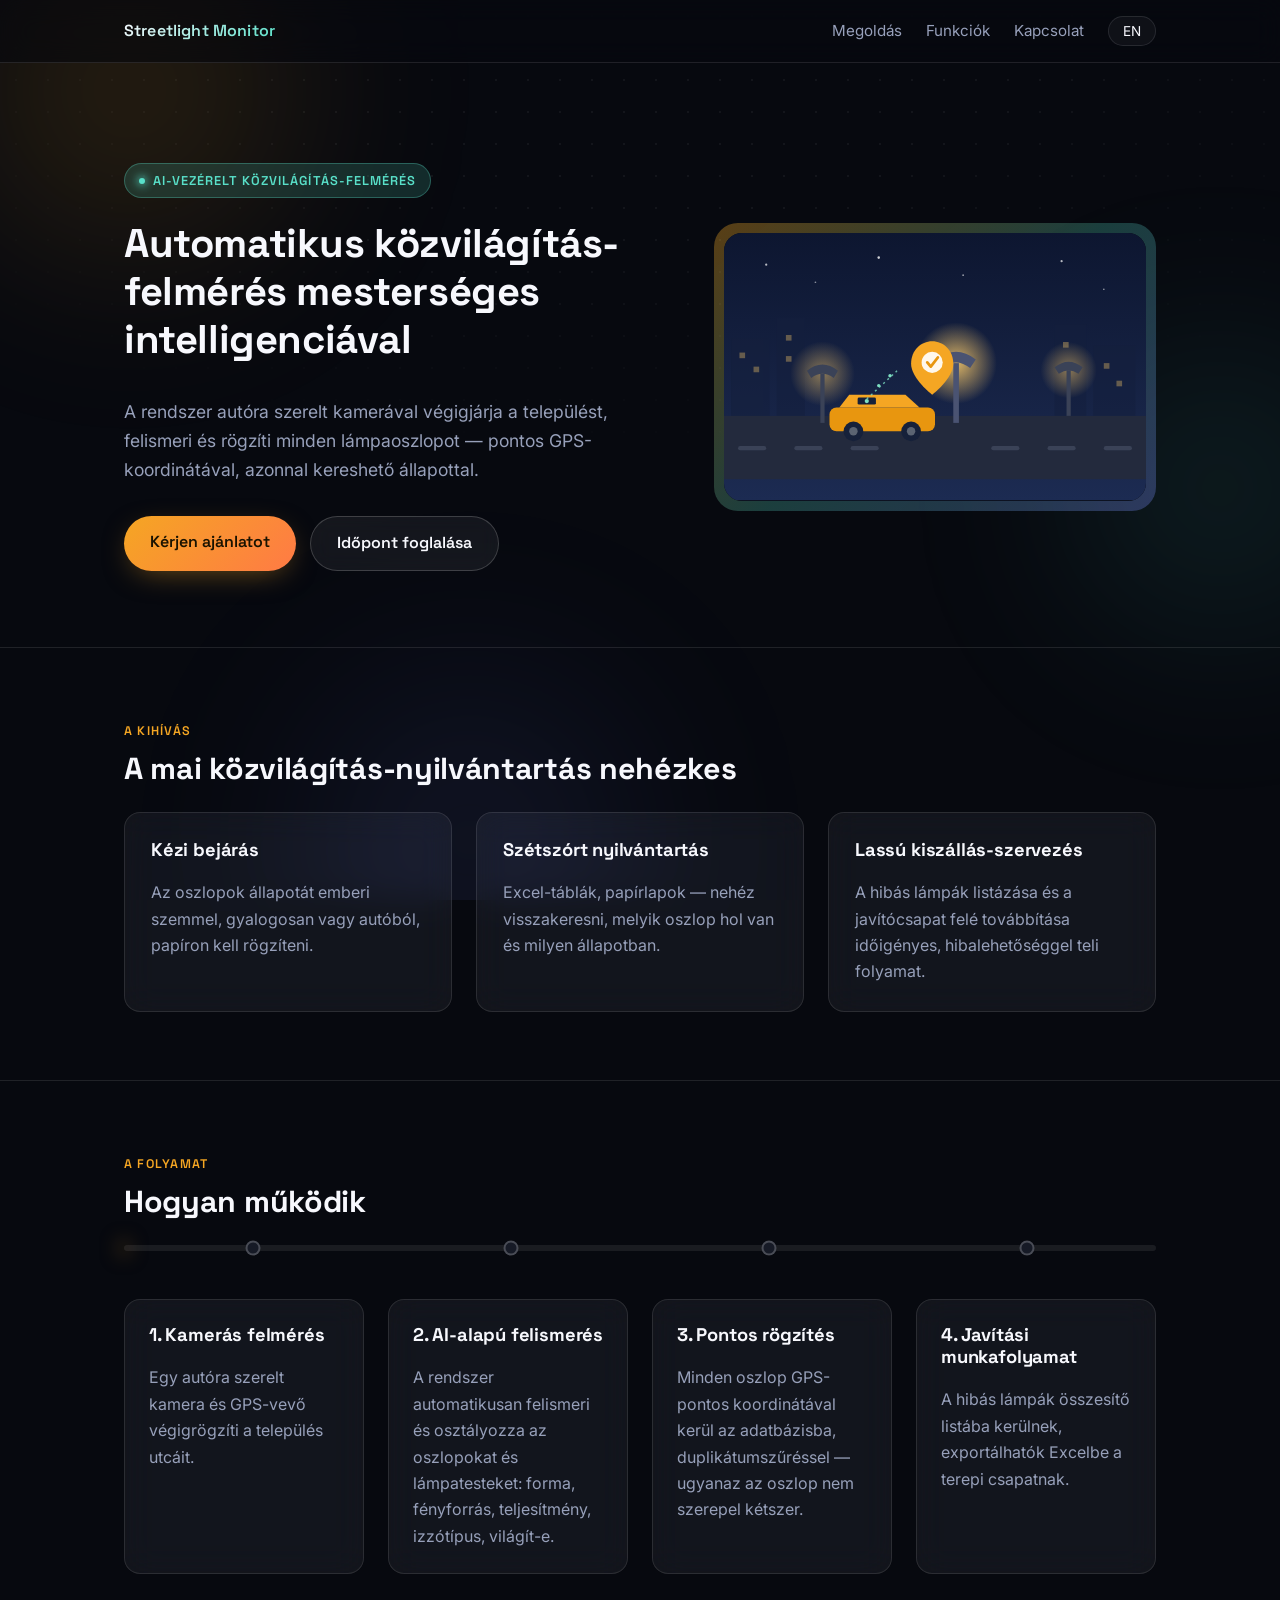
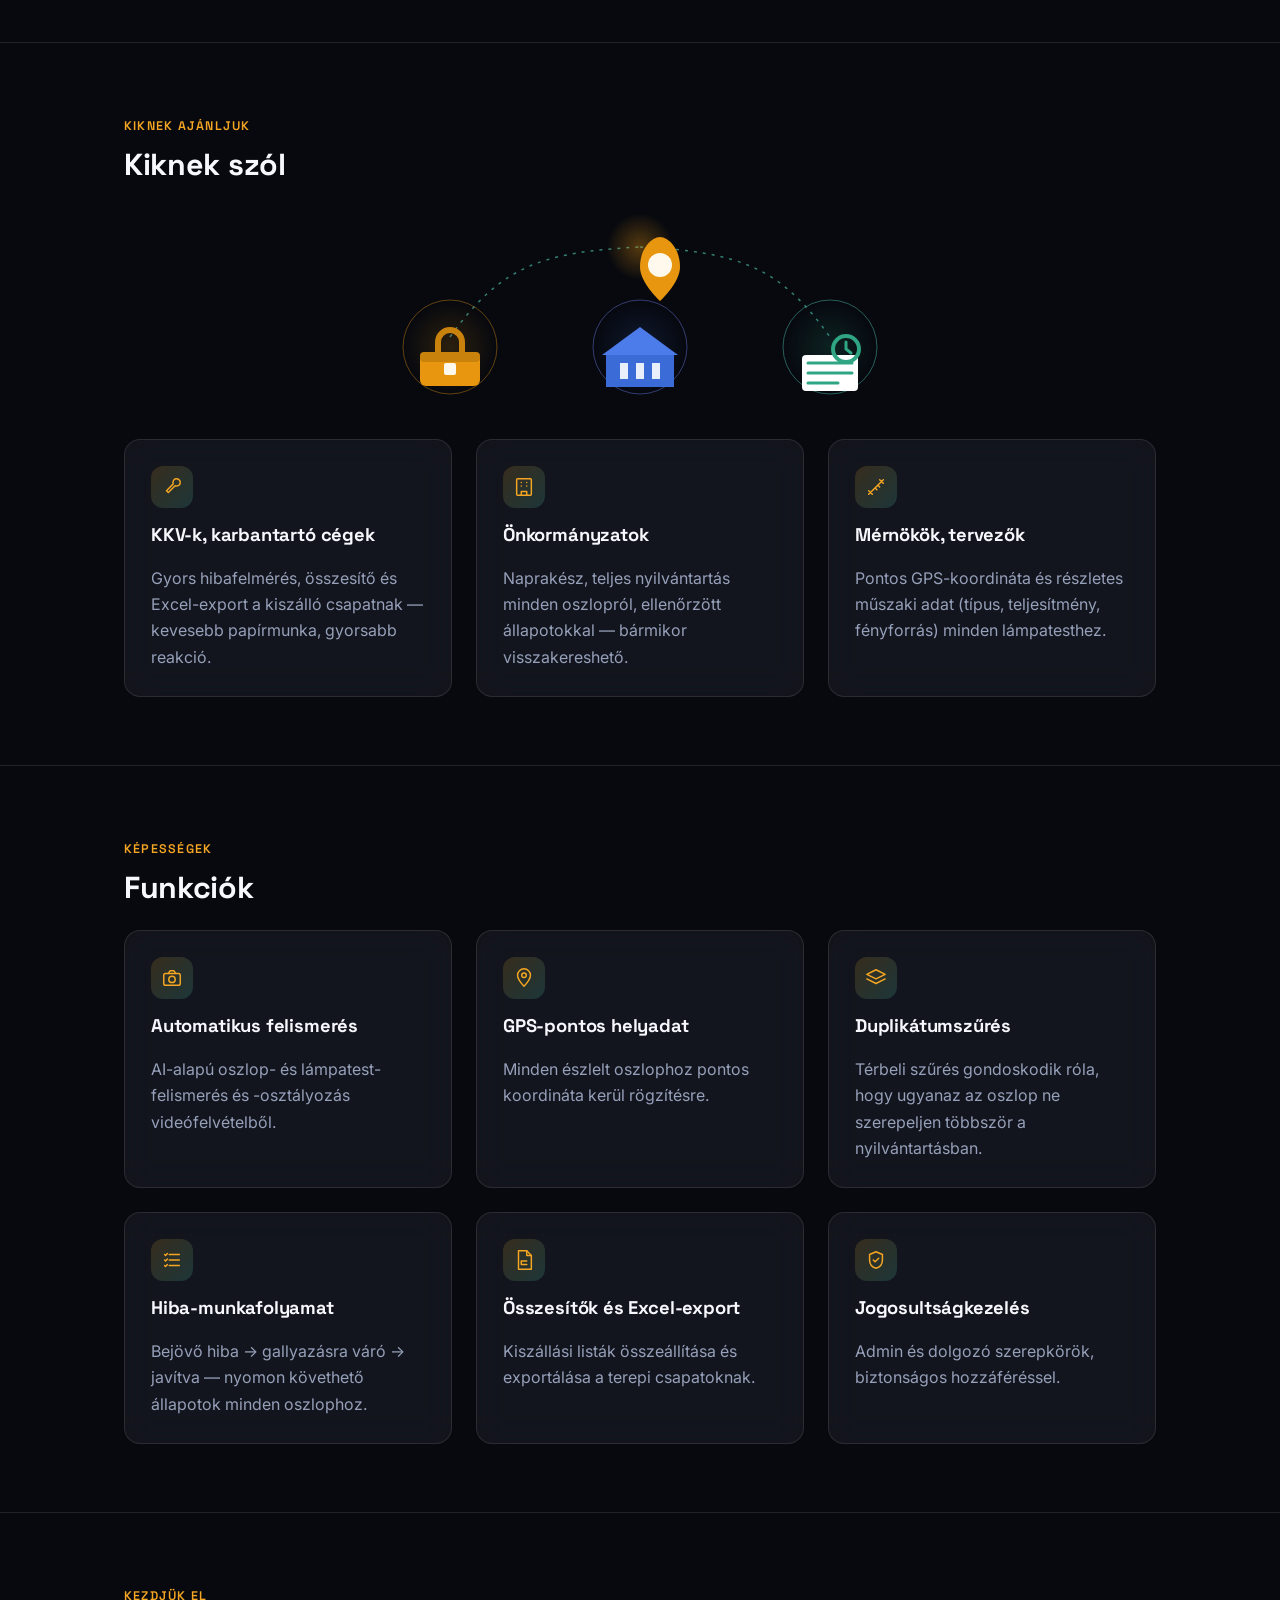
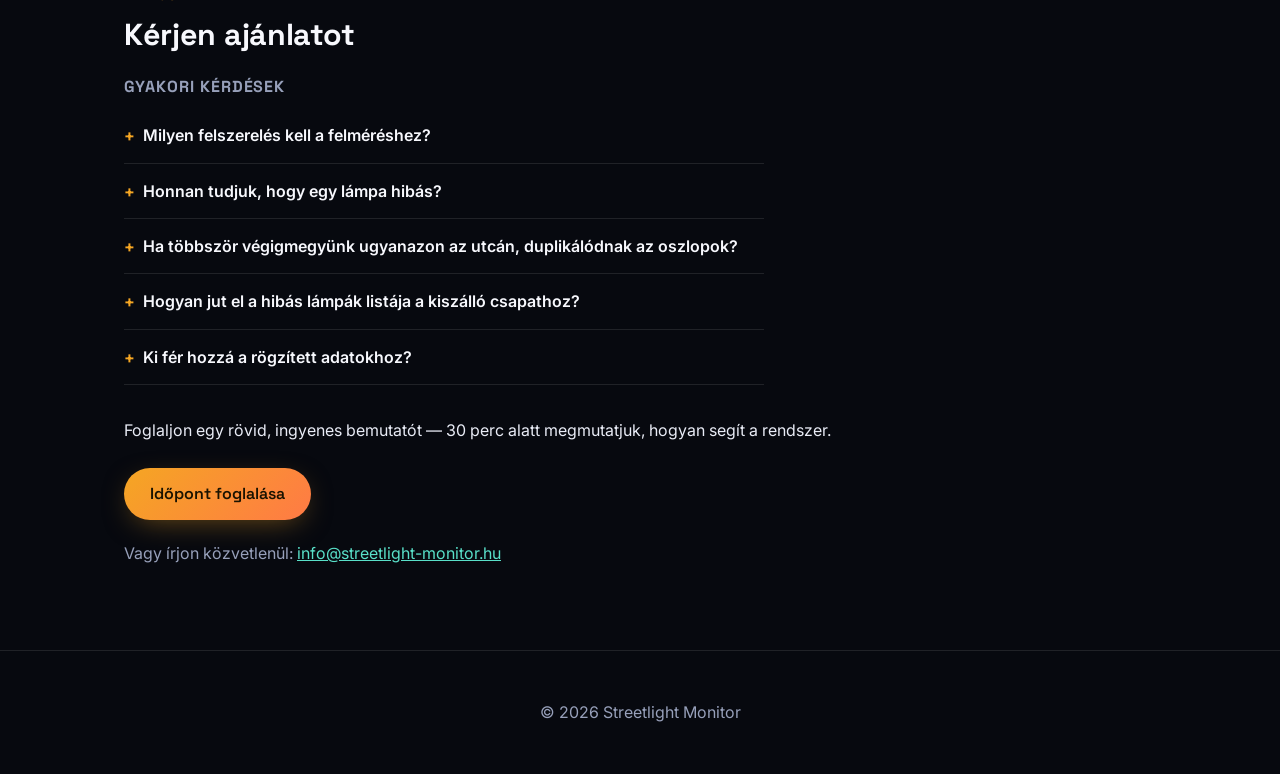
<file: index.html>
<!DOCTYPE html>
<html lang="hu">
<head>
  <meta charset="UTF-8">
  <meta name="viewport" content="width=device-width, initial-scale=1.0">
  <title data-i18n="meta.title">Streetlight Monitor — Automatikus közvilágítás-felmérés</title>
  <meta name="description" content="AI-alapú közvilágítás-felmérő rendszer kkv-knak, önkormányzatoknak és mérnököknek.">
  <link rel="preconnect" href="https://fonts.googleapis.com">
  <link rel="preconnect" href="https://fonts.gstatic.com" crossorigin>
  <link href="https://fonts.googleapis.com/css2?family=Space+Grotesk:wght@500;600;700&family=Inter:wght@400;500;600&display=swap" rel="stylesheet">
  <link rel="stylesheet" href="styles.css">
</head>
<body>
  <div class="bg-decor" aria-hidden="true">
    <div class="blob-wrapper" data-parallax="0.10"><div class="blob blob-amber"></div></div>
    <div class="blob-wrapper" data-parallax="0.16"><div class="blob blob-teal"></div></div>
    <div class="blob-wrapper" data-parallax="0.06"><div class="blob blob-blue"></div></div>
  </div>

  <header class="site-header">
    <div class="container header-inner">
      <span class="logo">Streetlight Monitor</span>
      <nav>
        <a href="#megoldas" data-i18n="nav.solution">Megoldás</a>
        <a href="#funkciok" data-i18n="nav.features">Funkciók</a>
        <a href="#kapcsolat" data-i18n="nav.contact">Kapcsolat</a>
        <button id="lang-toggle" type="button" aria-label="Nyelv váltása">EN</button>
      </nav>
    </div>
  </header>

  <main>
    <section class="hero">
      <div class="container hero-inner">
        <div class="hero-text">
          <span class="hero-eyebrow"><span class="dot"></span><span data-i18n="hero.eyebrow">AI-vezérelt közvilágítás-felmérés</span></span>
          <h1 data-i18n="hero.title">Automatikus közvilágítás-felmérés mesterséges intelligenciával</h1>
          <p class="lead" data-i18n="hero.subtitle">A rendszer autóra szerelt kamerával végigjárja a települést, felismeri és rögzíti minden lámpaoszlopot — pontos GPS-koordinátával, azonnal kereshető állapottal.</p>
          <div style="display:flex; gap:14px; flex-wrap:wrap;">
            <a class="btn btn-primary" href="#kapcsolat" data-i18n="hero.cta">Kérjen ajánlatot</a>
            <a class="btn btn-secondary" href="booking.html" data-i18n="hero.cta2">Időpont foglalása</a>
          </div>
        </div>
        <div class="hero-visual" aria-hidden="true">
          <div class="hero-visual-inner">
          <svg viewBox="0 0 600 380" role="img" aria-hidden="true">
            <defs>
              <linearGradient id="skyGrad" x1="0" y1="0" x2="0" y2="1">
                <stop offset="0%" stop-color="#0d1630"/>
                <stop offset="100%" stop-color="#1c2b52"/>
              </linearGradient>
              <radialGradient id="glowGrad" cx="50%" cy="50%" r="50%">
                <stop offset="0%" stop-color="#ffce6b" stop-opacity="0.85"/>
                <stop offset="100%" stop-color="#ffce6b" stop-opacity="0"/>
              </radialGradient>
              <radialGradient id="glowGradSoft" cx="50%" cy="50%" r="50%">
                <stop offset="0%" stop-color="#ffce6b" stop-opacity="0.5"/>
                <stop offset="100%" stop-color="#ffce6b" stop-opacity="0"/>
              </radialGradient>
              <linearGradient id="beamGrad" x1="0" y1="0" x2="1" y2="0">
                <stop offset="0%" stop-color="#7ee0c3" stop-opacity="0.55"/>
                <stop offset="100%" stop-color="#7ee0c3" stop-opacity="0"/>
              </linearGradient>
            </defs>

            <rect x="0" y="0" width="600" height="380" fill="url(#skyGrad)"/>

            <circle cx="60" cy="45" r="1.6" fill="#ffffff" opacity="0.7"/>
            <circle cx="130" cy="70" r="1.2" fill="#ffffff" opacity="0.5"/>
            <circle cx="220" cy="35" r="1.8" fill="#ffffff" opacity="0.8"/>
            <circle cx="340" cy="60" r="1.3" fill="#ffffff" opacity="0.55"/>
            <circle cx="480" cy="40" r="1.6" fill="#ffffff" opacity="0.7"/>
            <circle cx="540" cy="80" r="1.2" fill="#ffffff" opacity="0.5"/>

            <g opacity="0.55" fill="#141f3d">
              <rect x="10" y="150" width="55" height="110"/>
              <rect x="75" y="120" width="40" height="140"/>
              <rect x="470" y="130" width="45" height="130"/>
              <rect x="525" y="160" width="60" height="100"/>
            </g>
            <g opacity="0.35" fill="#ffce6b">
              <rect x="22" y="170" width="8" height="8"/>
              <rect x="42" y="190" width="8" height="8"/>
              <rect x="88" y="145" width="8" height="8"/>
              <rect x="88" y="175" width="8" height="8"/>
              <rect x="482" y="155" width="8" height="8"/>
              <rect x="540" y="185" width="8" height="8"/>
              <rect x="558" y="210" width="8" height="8"/>
            </g>

            <rect x="0" y="260" width="600" height="90" fill="#232a3d"/>
            <g fill="#3a4257">
              <rect x="20" y="303" width="40" height="6" rx="3"/>
              <rect x="100" y="303" width="40" height="6" rx="3"/>
              <rect x="180" y="303" width="40" height="6" rx="3"/>
              <rect x="380" y="303" width="40" height="6" rx="3"/>
              <rect x="460" y="303" width="40" height="6" rx="3"/>
              <rect x="540" y="303" width="40" height="6" rx="3"/>
            </g>

            <g>
              <circle cx="140" cy="200" r="46" fill="url(#glowGradSoft)"/>
              <rect x="137" y="200" width="6" height="70" fill="#3a4257"/>
              <path d="M118 196 Q140 178 162 196 L156 206 Q140 194 124 206 Z" fill="#3a4257"/>
            </g>

            <g>
              <circle cx="330" cy="185" r="58" fill="url(#glowGrad)"/>
              <rect x="326" y="185" width="8" height="85" fill="#4a5372"/>
              <path d="M302 180 Q330 158 358 180 L350 192 Q330 176 310 192 Z" fill="#4a5372"/>
              <path d="M330 170 L330 40" stroke="url(#beamGrad)" stroke-width="90" stroke-linecap="round" opacity="0.5"/>
            </g>

            <g>
              <circle cx="490" cy="195" r="40" fill="url(#glowGradSoft)"/>
              <rect x="487" y="195" width="6" height="65" fill="#3a4257"/>
              <path d="M470 191 Q490 175 510 191 L504 200 Q490 190 476 200 Z" fill="#3a4257"/>
            </g>

            <g transform="translate(150 230)">
              <rect x="0" y="18" width="150" height="34" rx="10" fill="#e8960f"/>
              <path d="M14 18 L28 0 L108 0 L128 18 Z" fill="#f5a623"/>
              <circle cx="34" cy="52" r="14" fill="#16213a"/>
              <circle cx="34" cy="52" r="6" fill="#5b6472"/>
              <circle cx="116" cy="52" r="14" fill="#16213a"/>
              <circle cx="116" cy="52" r="6" fill="#5b6472"/>
              <rect x="40" y="4" width="26" height="10" rx="2" fill="#16213a"/>
              <circle cx="53" cy="9" r="3" fill="#7ee0c3"/>
              <path d="M53 6 L96 -34" stroke="#7ee0c3" stroke-width="2" stroke-dasharray="3 5" opacity="0.8"/>
              <circle cx="70" cy="-13" r="2.4" fill="#7ee0c3"/>
              <circle cx="86" cy="-27" r="2.4" fill="#7ee0c3"/>
            </g>

            <g transform="translate(246 152)">
              <path d="M20 34 C20 15 34 2 50 2 C66 2 80 15 80 34 C80 55 50 78 50 78 C50 78 20 55 20 34 Z" fill="#f5a623"/>
              <circle cx="50" cy="32" r="15" fill="#fff8ec"/>
              <path d="M43 32 L48 38 L58 25" stroke="#e8960f" stroke-width="4" stroke-linecap="round" stroke-linejoin="round" fill="none"/>
            </g>
          </svg>
          </div>
        </div>
      </div>
    </section>

    <section class="problem">
      <div class="container">
        <span class="section-eyebrow" data-i18n="problem.eyebrow">A kihívás</span>
        <h2 data-i18n="problem.title">A mai közvilágítás-nyilvántartás nehézkes</h2>
        <div class="grid grid-3">
          <div class="card reveal">
            <h3 data-i18n="problem.item1.title">Kézi bejárás</h3>
            <p data-i18n="problem.item1.text">Az oszlopok állapotát emberi szemmel, gyalogosan vagy autóból, papíron kell rögzíteni.</p>
          </div>
          <div class="card reveal">
            <h3 data-i18n="problem.item2.title">Szétszórt nyilvántartás</h3>
            <p data-i18n="problem.item2.text">Excel-táblák, papírlapok — nehéz visszakeresni, melyik oszlop hol van és milyen állapotban.</p>
          </div>
          <div class="card reveal">
            <h3 data-i18n="problem.item3.title">Lassú kiszállás-szervezés</h3>
            <p data-i18n="problem.item3.text">A hibás lámpák listázása és a javítócsapat felé továbbítása időigényes, hibalehetőséggel teli folyamat.</p>
          </div>
        </div>
      </div>
    </section>

    <section class="solution" id="megoldas">
      <div class="container">
        <span class="section-eyebrow" data-i18n="solution.eyebrow">A folyamat</span>
        <h2 data-i18n="solution.title">Hogyan működik</h2>

        <div class="roadmap" id="roadmap">
          <div class="roadmap-track">
            <div class="roadmap-fill" id="roadmap-fill"></div>
            <div class="roadmap-node" style="left: 12.5%"></div>
            <div class="roadmap-node" style="left: 37.5%"></div>
            <div class="roadmap-node" style="left: 62.5%"></div>
            <div class="roadmap-node" style="left: 87.5%"></div>
          </div>
          <ol class="steps">
            <li class="reveal">
              <h3 data-i18n="solution.step1.title">1. Kamerás felmérés</h3>
              <p data-i18n="solution.step1.text">Egy autóra szerelt kamera és GPS-vevő végigrögzíti a település utcáit.</p>
            </li>
            <li class="reveal">
              <h3 data-i18n="solution.step2.title">2. AI-alapú felismerés</h3>
              <p data-i18n="solution.step2.text">A rendszer automatikusan felismeri és osztályozza az oszlopokat és lámpatesteket: forma, fényforrás, teljesítmény, izzótípus, világít-e.</p>
            </li>
            <li class="reveal">
              <h3 data-i18n="solution.step3.title">3. Pontos rögzítés</h3>
              <p data-i18n="solution.step3.text">Minden oszlop GPS-pontos koordinátával kerül az adatbázisba, duplikátumszűréssel — ugyanaz az oszlop nem szerepel kétszer.</p>
            </li>
            <li class="reveal">
              <h3 data-i18n="solution.step4.title">4. Javítási munkafolyamat</h3>
              <p data-i18n="solution.step4.text">A hibás lámpák összesítő listába kerülnek, exportálhatók Excelbe a terepi csapatnak.</p>
            </li>
          </ol>
        </div>
      </div>
    </section>

    <section class="audience">
      <div class="container">
        <span class="section-eyebrow" data-i18n="audience.eyebrow">Kiknek ajánljuk</span>
        <h2 data-i18n="audience.title">Kiknek szól</h2>

        <div class="audience-visual" aria-hidden="true">
          <svg viewBox="0 0 600 200" role="img" aria-hidden="true">
            <defs>
              <radialGradient id="pinPulse" cx="50%" cy="50%" r="50%">
                <stop offset="0%" stop-color="#e8960f" stop-opacity="0.35"/>
                <stop offset="100%" stop-color="#e8960f" stop-opacity="0"/>
              </radialGradient>
              <radialGradient id="badgeAmber" cx="50%" cy="50%" r="50%">
                <stop offset="0%" stop-color="#e8960f" stop-opacity="0.16"/>
                <stop offset="100%" stop-color="#e8960f" stop-opacity="0"/>
              </radialGradient>
              <radialGradient id="badgeBlue" cx="50%" cy="50%" r="50%">
                <stop offset="0%" stop-color="#3b6bd6" stop-opacity="0.16"/>
                <stop offset="100%" stop-color="#3b6bd6" stop-opacity="0"/>
              </radialGradient>
              <radialGradient id="badgeGreen" cx="50%" cy="50%" r="50%">
                <stop offset="0%" stop-color="#2fa583" stop-opacity="0.16"/>
                <stop offset="100%" stop-color="#2fa583" stop-opacity="0"/>
              </radialGradient>
            </defs>

            <path d="M110 130 C160 60 200 45 300 40" fill="none" stroke="#59e0c9" stroke-width="1.5" stroke-dasharray="3 6" opacity="0.55"/>
            <path d="M300 40 C400 45 440 60 490 130" fill="none" stroke="#59e0c9" stroke-width="1.5" stroke-dasharray="3 6" opacity="0.55"/>

            <circle cx="300" cy="40" r="34" fill="url(#pinPulse)"/>
            <g transform="translate(280 16)">
              <path d="M20 44 C20 25 32 14 40 14 C48 14 60 25 60 44 C60 60 40 78 40 78 C40 78 20 60 20 44 Z" fill="#e8960f"/>
              <circle cx="40" cy="42" r="12" fill="#fff8ec"/>
            </g>

            <g transform="translate(60 90)">
              <circle cx="50" cy="50" r="48" fill="url(#badgeAmber)"/>
              <circle cx="50" cy="50" r="47" fill="none" stroke="#e8960f" stroke-width="1" opacity="0.4"/>
              <rect x="20" y="55" width="60" height="34" rx="6" fill="#e8960f"/>
              <rect x="20" y="55" width="60" height="10" rx="4" fill="#c9820c"/>
              <path d="M38 55 v-10 a12 12 0 0 1 24 0 v10" fill="none" stroke="#c9820c" stroke-width="6"/>
              <rect x="44" y="66" width="12" height="12" rx="2" fill="#fff8ec"/>
            </g>

            <g transform="translate(250 88)">
              <circle cx="50" cy="52" r="48" fill="url(#badgeBlue)"/>
              <circle cx="50" cy="52" r="47" fill="none" stroke="#7c8bff" stroke-width="1" opacity="0.4"/>
              <rect x="16" y="60" width="68" height="32" fill="#3b6bd6"/>
              <path d="M12 60 L50 32 L88 60 Z" fill="#4c7bea"/>
              <rect x="30" y="68" width="8" height="16" fill="#e9eefb"/>
              <rect x="46" y="68" width="8" height="16" fill="#e9eefb"/>
              <rect x="62" y="68" width="8" height="16" fill="#e9eefb"/>
            </g>

            <g transform="translate(440 90)">
              <circle cx="50" cy="50" r="48" fill="url(#badgeGreen)"/>
              <circle cx="50" cy="50" r="47" fill="none" stroke="#59e0c9" stroke-width="1" opacity="0.4"/>
              <rect x="22" y="58" width="56" height="36" rx="4" fill="#ffffff"/>
              <path d="M28 66 h44 M28 76 h44 M28 86 h30" stroke="#2fa583" stroke-width="3" stroke-linecap="round"/>
              <circle cx="66" cy="52" r="13" fill="none" stroke="#2fa583" stroke-width="4"/>
              <path d="M66 45 v7 l5 4" stroke="#2fa583" stroke-width="3" stroke-linecap="round" fill="none"/>
            </g>
          </svg>
        </div>

        <div class="grid grid-3">
          <div class="card reveal">
            <div class="card-icon"><svg viewBox="0 0 24 24"><path d="M21 7a4 4 0 0 1-5.6 3.66L8 18l-2-2 7.34-7.4A4 4 0 1 1 21 7z"/></svg></div>
            <h3 data-i18n="audience.sme.title">KKV-k, karbantartó cégek</h3>
            <p data-i18n="audience.sme.text">Gyors hibafelmérés, összesítő és Excel-export a kiszálló csapatnak — kevesebb papírmunka, gyorsabb reakció.</p>
          </div>
          <div class="card reveal">
            <div class="card-icon"><svg viewBox="0 0 24 24"><rect x="4" y="3" width="16" height="18" rx="1"/><path d="M9 21v-4h6v4M9 7h.01M9 11h.01M15 7h.01M15 11h.01"/></svg></div>
            <h3 data-i18n="audience.municipality.title">Önkormányzatok</h3>
            <p data-i18n="audience.municipality.text">Naprakész, teljes nyilvántartás minden oszlopról, ellenőrzött állapotokkal — bármikor visszakereshető.</p>
          </div>
          <div class="card reveal">
            <div class="card-icon"><svg viewBox="0 0 24 24"><path d="M4 20 20 4M8 20l-4-4M20 8l-4-4M11 13l2 2M14 10l2 2"/></svg></div>
            <h3 data-i18n="audience.engineer.title">Mérnökök, tervezők</h3>
            <p data-i18n="audience.engineer.text">Pontos GPS-koordináta és részletes műszaki adat (típus, teljesítmény, fényforrás) minden lámpatesthez.</p>
          </div>
        </div>
      </div>
    </section>

    <section class="features" id="funkciok">
      <div class="container">
        <span class="section-eyebrow" data-i18n="features.eyebrow">Képességek</span>
        <h2 data-i18n="features.title">Funkciók</h2>
        <div class="grid grid-3">
          <div class="card reveal">
            <div class="card-icon"><svg viewBox="0 0 24 24"><rect x="3" y="7" width="18" height="13" rx="2"/><path d="M8 7 10 4h4l2 3"/><circle cx="12" cy="13.5" r="3.5"/></svg></div>
            <h3 data-i18n="features.f1.title">Automatikus felismerés</h3>
            <p data-i18n="features.f1.text">AI-alapú oszlop- és lámpatest-felismerés és -osztályozás videófelvételből.</p>
          </div>
          <div class="card reveal">
            <div class="card-icon"><svg viewBox="0 0 24 24"><path d="M12 21s7-7.2 7-12a7 7 0 1 0-14 0c0 4.8 7 12 7 12z"/><circle cx="12" cy="9" r="2.5"/></svg></div>
            <h3 data-i18n="features.f2.title">GPS-pontos helyadat</h3>
            <p data-i18n="features.f2.text">Minden észlelt oszlophoz pontos koordináta kerül rögzítésre.</p>
          </div>
          <div class="card reveal">
            <div class="card-icon"><svg viewBox="0 0 24 24"><path d="M12 3 2 8l10 5 10-5-10-5z"/><path d="M2 13l10 5 10-5"/></svg></div>
            <h3 data-i18n="features.f3.title">Duplikátumszűrés</h3>
            <p data-i18n="features.f3.text">Térbeli szűrés gondoskodik róla, hogy ugyanaz az oszlop ne szerepeljen többször a nyilvántartásban.</p>
          </div>
          <div class="card reveal">
            <div class="card-icon"><svg viewBox="0 0 24 24"><path d="M9 6h11M9 12h11M9 18h11"/><path d="M4 6l1 1 2-2M4 12l1 1 2-2M4 18l1 1 2-2"/></svg></div>
            <h3 data-i18n="features.f4.title">Hiba-munkafolyamat</h3>
            <p data-i18n="features.f4.text">Bejövő hiba → gallyazásra váró → javítva — nyomon követhető állapotok minden oszlophoz.</p>
          </div>
          <div class="card reveal">
            <div class="card-icon"><svg viewBox="0 0 24 24"><path d="M6 2h9l5 5v15H6z"/><path d="M15 2v5h5M9 13h6M9 17h6M9 13v4"/></svg></div>
            <h3 data-i18n="features.f5.title">Összesítők és Excel-export</h3>
            <p data-i18n="features.f5.text">Kiszállási listák összeállítása és exportálása a terepi csapatoknak.</p>
          </div>
          <div class="card reveal">
            <div class="card-icon"><svg viewBox="0 0 24 24"><path d="M12 3l7 3v6c0 5-3.5 8-7 9-3.5-1-7-4-7-9V6z"/><path d="M9 12l2 2 4-4"/></svg></div>
            <h3 data-i18n="features.f6.title">Jogosultságkezelés</h3>
            <p data-i18n="features.f6.text">Admin és dolgozó szerepkörök, biztonságos hozzáféréssel.</p>
          </div>
        </div>
      </div>
    </section>

    <section class="contact" id="kapcsolat">
      <div class="container">
        <span class="section-eyebrow" data-i18n="contact.eyebrow">Kezdjük el</span>
        <h2 data-i18n="contact.title">Kérjen ajánlatot</h2>

        <div class="faq">
          <h3 data-i18n="faq.title">Gyakori kérdések</h3>
          <details class="faq-item">
            <summary data-i18n="faq.q1.q">Milyen felszerelés kell a felméréshez?</summary>
            <p data-i18n="faq.q1.a">Egy autóra szerelhető kamera és GPS-vevő elég — nincs szükség speciális járműre vagy gyalogos bejárásra.</p>
          </details>
          <details class="faq-item">
            <summary data-i18n="faq.q2.q">Honnan tudjuk, hogy egy lámpa hibás?</summary>
            <p data-i18n="faq.q2.a">A rendszer a felvétel alapján automatikusan felismeri, hogy egy lámpatest világít-e, és rögzíti az állapotát.</p>
          </details>
          <details class="faq-item">
            <summary data-i18n="faq.q3.q">Ha többször végigmegyünk ugyanazon az utcán, duplikálódnak az oszlopok?</summary>
            <p data-i18n="faq.q3.a">Nem — a rendszer térbeli szűréssel felismeri, hogy ugyanarról az oszlopról van szó, és nem rögzíti kétszer.</p>
          </details>
          <details class="faq-item">
            <summary data-i18n="faq.q4.q">Hogyan jut el a hibás lámpák listája a kiszálló csapathoz?</summary>
            <p data-i18n="faq.q4.a">A hibás tételekből összesítő hozható létre, amely Excel-fájlba exportálható a terepi csapat számára.</p>
          </details>
          <details class="faq-item">
            <summary data-i18n="faq.q5.q">Ki fér hozzá a rögzített adatokhoz?</summary>
            <p data-i18n="faq.q5.a">Admin és dolgozó szerepkörök léteznek, így csak jogosult felhasználók férnek hozzá az adatokhoz.</p>
          </details>
        </div>

        <p data-i18n="contact.subtitle">Foglaljon egy rövid, ingyenes bemutatót — 30 perc alatt megmutatjuk, hogyan segít a rendszer.</p>
        <a class="btn btn-primary" href="booking.html" data-i18n="contact.cta">Időpont foglalása</a>
        <p class="direct-contact"><span data-i18n="contact.direct">Vagy írjon közvetlenül: </span><a href="mailto:info@streetlight-monitor.hu">info@streetlight-monitor.hu</a></p>
      </div>
    </section>
  </main>

  <footer class="site-footer">
    <div class="container">
      <p data-i18n="footer.text">&copy; 2026 Streetlight Monitor</p>
    </div>
  </footer>

  <script src="script.js"></script>
</body>
</html>
</file>
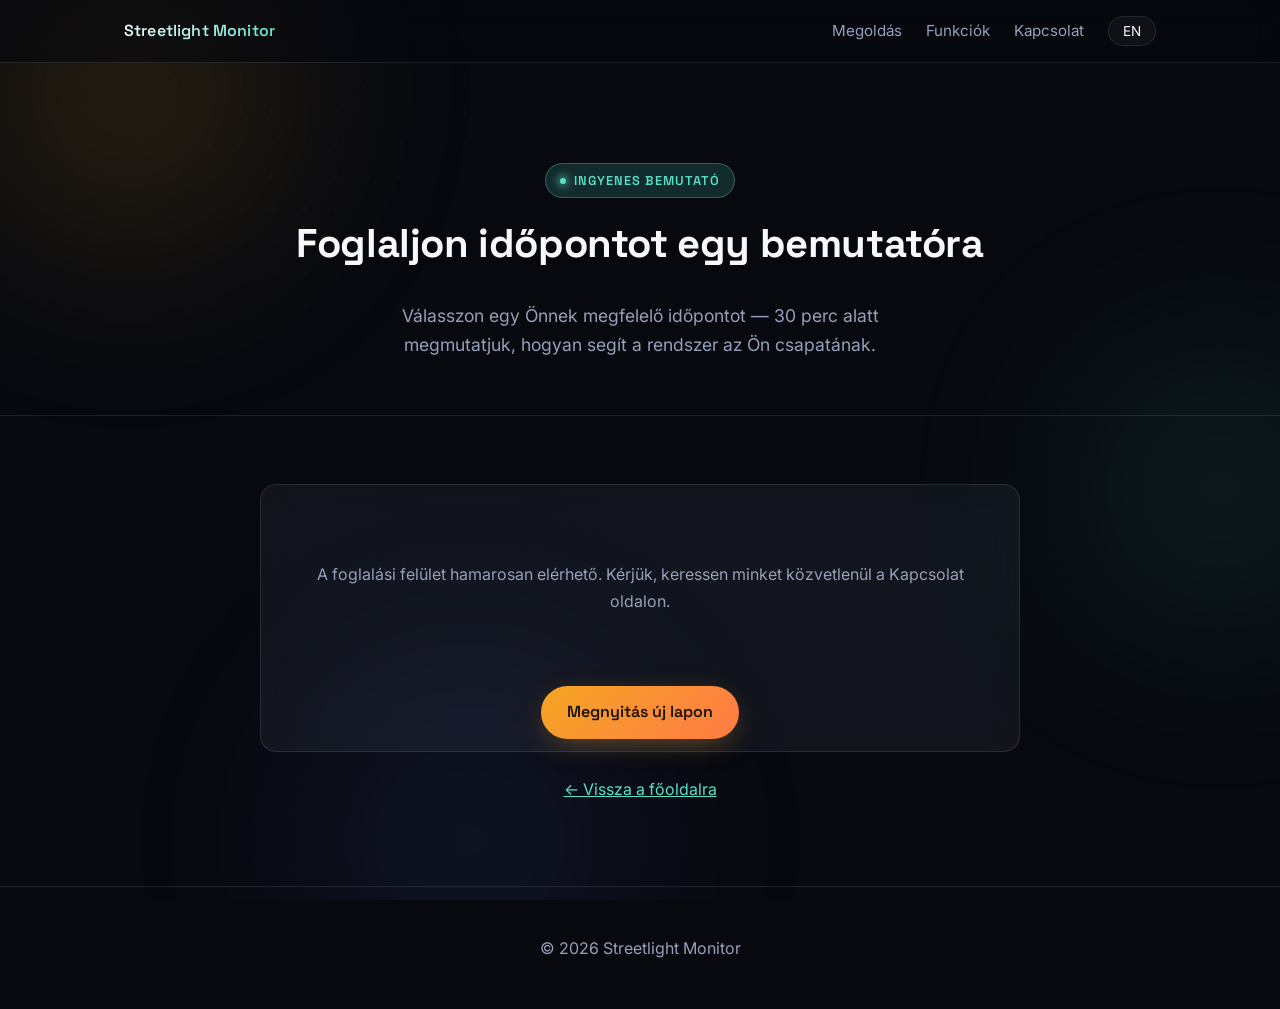
<file: booking.html>
<!DOCTYPE html>
<html lang="hu">
<head>
  <meta charset="UTF-8">
  <meta name="viewport" content="width=device-width, initial-scale=1.0">
  <title data-i18n="booking.meta.title">Időpont foglalása — Streetlight Monitor</title>
  <meta name="description" content="Foglaljon időpontot egy rövid, ingyenes bemutatóra a Streetlight Monitor csapatával.">
  <link rel="preconnect" href="https://fonts.googleapis.com">
  <link rel="preconnect" href="https://fonts.gstatic.com" crossorigin>
  <link href="https://fonts.googleapis.com/css2?family=Space+Grotesk:wght@500;600;700&family=Inter:wght@400;500;600&display=swap" rel="stylesheet">
  <link rel="stylesheet" href="styles.css">
</head>
<body>
  <div class="bg-decor" aria-hidden="true">
    <div class="blob-wrapper" data-parallax="0.10"><div class="blob blob-amber"></div></div>
    <div class="blob-wrapper" data-parallax="0.16"><div class="blob blob-teal"></div></div>
    <div class="blob-wrapper" data-parallax="0.06"><div class="blob blob-blue"></div></div>
  </div>

  <header class="site-header">
    <div class="container header-inner">
      <a href="index.html" class="logo" style="text-decoration:none">Streetlight Monitor</a>
      <nav>
        <a href="index.html#megoldas" data-i18n="nav.solution">Megoldás</a>
        <a href="index.html#funkciok" data-i18n="nav.features">Funkciók</a>
        <a href="index.html#kapcsolat" data-i18n="nav.contact">Kapcsolat</a>
        <button id="lang-toggle" type="button" aria-label="Nyelv váltása">EN</button>
      </nav>
    </div>
  </header>

  <main>
    <section class="hero" style="padding-bottom: 24px;">
      <div class="container" style="text-align:center;">
        <span class="hero-eyebrow"><span class="dot"></span><span data-i18n="booking.eyebrow">Ingyenes bemutató</span></span>
        <h1 data-i18n="booking.title">Foglaljon időpontot egy bemutatóra</h1>
        <p class="lead" data-i18n="booking.subtitle" style="margin-left:auto;margin-right:auto;">Válasszon egy Önnek megfelelő időpontot — 30 perc alatt megmutatjuk, hogyan segít a rendszer az Ön csapatának.</p>
      </div>
    </section>

    <section class="contact">
      <div class="container">
        <div class="card" style="max-width: 760px; margin: 0 auto; padding: 12px;">
          <div id="booking-embed-wrap">
            <iframe
              id="booking-iframe"
              title="Google Calendar időpontfoglalás"
              style="width:100%; height:640px; border:0; border-radius: 12px; display:none;"
              loading="lazy"
            ></iframe>
            <div id="booking-placeholder" style="padding: 48px 24px; text-align:center;">
              <p data-i18n="booking.placeholder" style="color: var(--text-muted);">A foglalási felület hamarosan elérhető. Kérjük, keressen minket közvetlenül a Kapcsolat oldalon.</p>
            </div>
          </div>
          <div style="text-align:center; margin-top: 16px;">
            <a id="booking-fallback-link" class="btn btn-primary" href="index.html#kapcsolat" data-i18n="booking.open_new_tab" rel="noopener">Megnyitás új lapon</a>
          </div>
        </div>
        <p style="text-align:center; margin-top: 24px;">
          <a href="index.html" data-i18n="booking.back">← Vissza a főoldalra</a>
        </p>
      </div>
    </section>
  </main>

  <footer class="site-footer">
    <div class="container">
      <p data-i18n="footer.text">&copy; 2026 Streetlight Monitor</p>
    </div>
  </footer>

  <script src="script.js"></script>
</body>
</html>
</file>
<file: styles.css>
:root {
  --bg: #07090f;
  --bg-elevated: rgba(255, 255, 255, 0.05);
  --card-bg: rgba(255, 255, 255, 0.05);
  --card-bg-hover: rgba(255, 255, 255, 0.085);
  --text: #e9ecf6;
  --text-muted: #97a0ba;
  --heading: #f7f8fd;
  --accent: #f5a623;
  --accent-dark: #ffb84d;
  --accent-soft: rgba(245, 166, 35, 0.16);
  --accent2: #59e0c9;
  --accent2-soft: rgba(89, 224, 201, 0.16);
  --accent3: #7c8bff;
  --border: rgba(255, 255, 255, 0.1);
  --border-strong: rgba(255, 255, 255, 0.18);
  --radius: 16px;
  --max-width: 1080px;
  --font-heading: "Space Grotesk", "Segoe UI", sans-serif;
  --font-body: "Inter", -apple-system, "Segoe UI", Roboto, Helvetica, Arial, sans-serif;
}

* { box-sizing: border-box; }

body {
  margin: 0;
  font-family: var(--font-body);
  background: var(--bg);
  color: var(--text);
  line-height: 1.65;
  overflow-x: hidden;
  position: relative;
}

body::before {
  content: "";
  position: fixed;
  inset: 0;
  z-index: -2;
  background-image: radial-gradient(rgba(255, 255, 255, 0.05) 1px, transparent 1px);
  background-size: 32px 32px;
  mask-image: radial-gradient(ellipse 80% 60% at 50% 0%, #000 40%, transparent 90%);
  pointer-events: none;
}

.bg-decor {
  position: fixed;
  inset: 0;
  z-index: -1;
  overflow: hidden;
  pointer-events: none;
}

.blob-wrapper {
  position: absolute;
  inset: 0;
  will-change: transform;
}

.blob {
  position: absolute;
  border-radius: 50%;
  filter: blur(100px);
  opacity: 0.35;
  will-change: transform;
}

.blob-amber {
  width: 460px;
  height: 460px;
  top: -140px;
  left: -100px;
  background: radial-gradient(circle, rgba(245, 166, 35, 0.65), transparent 70%);
  animation: drift-amber 22s ease-in-out infinite;
}

.blob-teal {
  width: 400px;
  height: 400px;
  top: 32%;
  right: -140px;
  background: radial-gradient(circle, rgba(89, 224, 201, 0.5), transparent 70%);
  animation: drift-teal 26s ease-in-out infinite;
}

.blob-blue {
  width: 480px;
  height: 480px;
  bottom: -180px;
  left: 18%;
  background: radial-gradient(circle, rgba(124, 139, 255, 0.42), transparent 70%);
  animation: drift-blue 30s ease-in-out infinite;
}

@keyframes drift-amber {
  0%, 100% { transform: translate(0, 0) scale(1); }
  50% { transform: translate(40px, 30px) scale(1.08); }
}

@keyframes drift-teal {
  0%, 100% { transform: translate(0, 0) scale(1); }
  50% { transform: translate(-35px, 45px) scale(1.1); }
}

@keyframes drift-blue {
  0%, 100% { transform: translate(0, 0) scale(1); }
  50% { transform: translate(30px, -35px) scale(1.06); }
}

.container {
  max-width: var(--max-width);
  margin: 0 auto;
  padding: 0 24px;
}

h1, h2, h3 {
  font-family: var(--font-heading);
  line-height: 1.2;
  margin-top: 0;
  color: var(--heading);
  letter-spacing: -0.01em;
}
h2 { font-size: 1.9rem; margin-bottom: 1.5rem; }
h3 { font-size: 1.15rem; }

a { color: var(--accent2); }

.site-header {
  position: sticky;
  top: 0;
  background: rgba(7, 9, 15, 0.65);
  border-bottom: 1px solid var(--border);
  backdrop-filter: blur(14px) saturate(140%);
  -webkit-backdrop-filter: blur(14px) saturate(140%);
  z-index: 10;
}

.header-inner {
  display: flex;
  align-items: center;
  justify-content: space-between;
  padding-top: 16px;
  padding-bottom: 16px;
}

.logo {
  font-family: var(--font-heading);
  font-weight: 600;
  letter-spacing: 0.01em;
  color: var(--heading);
  background: linear-gradient(135deg, var(--heading), var(--accent2));
  -webkit-background-clip: text;
  background-clip: text;
  -webkit-text-fill-color: transparent;
}

.header-inner nav {
  display: flex;
  align-items: center;
  gap: 24px;
}

.header-inner nav a {
  color: var(--text-muted);
  text-decoration: none;
  font-size: 0.95rem;
  transition: color 0.15s ease;
}

.header-inner nav a:hover { color: var(--heading); }

#lang-toggle {
  background: rgba(255, 255, 255, 0.04);
  border: 1px solid var(--border);
  color: var(--heading);
  border-radius: 20px;
  padding: 6px 14px;
  cursor: pointer;
  font-size: 0.85rem;
  font-family: var(--font-body);
  transition: border-color 0.15s ease, background 0.15s ease;
}

#lang-toggle:hover { border-color: var(--accent); background: var(--accent-soft); }

.btn {
  display: inline-block;
  padding: 13px 26px;
  border-radius: 999px;
  text-decoration: none;
  font-weight: 600;
  font-family: var(--font-heading);
  cursor: pointer;
  border: none;
  font-size: 1rem;
  transition: transform 0.2s ease, box-shadow 0.2s ease, filter 0.2s ease;
}

.btn-primary {
  background: linear-gradient(135deg, var(--accent) 0%, #ff7a45 100%);
  color: #1a1300;
  box-shadow: 0 8px 30px -10px rgba(245, 166, 35, 0.5);
}

.btn-primary:hover {
  transform: translateY(-2px);
  filter: brightness(1.06);
  box-shadow: 0 12px 40px -8px rgba(245, 166, 35, 0.65);
}

.btn-secondary {
  background: rgba(255, 255, 255, 0.06);
  color: var(--heading);
  border: 1px solid var(--border-strong);
  backdrop-filter: blur(10px);
  -webkit-backdrop-filter: blur(10px);
}

.btn-secondary:hover {
  transform: translateY(-2px);
  border-color: var(--accent2);
  background: var(--accent2-soft);
  box-shadow: 0 12px 32px -12px rgba(89, 224, 201, 0.45);
}

.hero {
  padding: 100px 0 76px;
  position: relative;
  overflow: hidden;
}

.hero .container { position: relative; z-index: 1; }

.hero-inner {
  display: flex;
  align-items: center;
  gap: 48px;
}

.hero-text {
  flex: 1 1 420px;
  text-align: left;
}

.hero-eyebrow {
  display: inline-flex;
  align-items: center;
  gap: 8px;
  font-family: var(--font-heading);
  font-size: 0.8rem;
  font-weight: 600;
  letter-spacing: 0.08em;
  text-transform: uppercase;
  color: var(--accent2);
  background: var(--accent2-soft);
  border: 1px solid rgba(89, 224, 201, 0.3);
  border-radius: 999px;
  padding: 6px 14px;
  margin-bottom: 22px;
}

.hero-eyebrow .dot {
  width: 6px;
  height: 6px;
  border-radius: 50%;
  background: var(--accent2);
  box-shadow: 0 0 8px 2px rgba(89, 224, 201, 0.7);
}

.hero-visual {
  flex: 1 1 320px;
  max-width: 480px;
  position: relative;
  padding: 10px;
  border-radius: 24px;
  background: linear-gradient(140deg, rgba(245, 166, 35, 0.35), rgba(89, 224, 201, 0.25), rgba(124, 139, 255, 0.3));
}

.hero-visual-inner {
  border-radius: 18px;
  overflow: hidden;
  background: var(--bg);
}

.hero-visual svg {
  width: 100%;
  height: auto;
  display: block;
}

.hero h1 {
  font-size: 2.5rem;
}

.hero .lead {
  font-size: 1.1rem;
  color: var(--text-muted);
  max-width: 520px;
  margin: 20px 0 32px;
}

@media (max-width: 900px) {
  .hero-inner {
    flex-direction: column;
    text-align: center;
  }
  .hero-text { text-align: center; }
  .hero .lead { margin-left: auto; margin-right: auto; }
  .hero-visual { max-width: 420px; }
}

.problem, .solution, .audience, .features, .contact {
  padding: 68px 0;
  position: relative;
  border-top: 1px solid var(--border);
}

.section-eyebrow {
  display: inline-block;
  font-family: var(--font-heading);
  font-size: 0.78rem;
  font-weight: 600;
  letter-spacing: 0.1em;
  text-transform: uppercase;
  color: var(--accent);
  margin-bottom: 10px;
}

.audience-visual {
  max-width: 600px;
  margin: 0 auto 32px;
}

.audience-visual svg {
  width: 100%;
  height: auto;
  display: block;
}

.grid { display: grid; gap: 24px; }
.grid-3 { grid-template-columns: repeat(3, 1fr); }

.card {
  position: relative;
  background: var(--card-bg);
  border: 1px solid var(--border);
  border-radius: var(--radius);
  padding: 26px;
  backdrop-filter: blur(16px) saturate(140%);
  -webkit-backdrop-filter: blur(16px) saturate(140%);
  transition: transform 0.25s ease, box-shadow 0.25s ease, border-color 0.25s ease, background 0.25s ease;
}

.card::after {
  content: "";
  position: absolute;
  inset: 0;
  border-radius: inherit;
  padding: 1px;
  background: linear-gradient(135deg, rgba(245, 166, 35, 0), rgba(89, 224, 201, 0));
  -webkit-mask: linear-gradient(#fff 0 0) content-box, linear-gradient(#fff 0 0);
  -webkit-mask-composite: xor;
  mask-composite: exclude;
  pointer-events: none;
  transition: background 0.25s ease;
}

.card:hover {
  transform: translateY(-5px);
  background: var(--card-bg-hover);
  border-color: transparent;
  box-shadow: 0 20px 50px -20px rgba(245, 166, 35, 0.4);
}

.card:hover::after {
  background: linear-gradient(135deg, rgba(245, 166, 35, 0.6), rgba(89, 224, 201, 0.5), rgba(124, 139, 255, 0.5));
}

.card p { color: var(--text-muted); margin-bottom: 0; }

.card-icon {
  width: 42px;
  height: 42px;
  display: flex;
  align-items: center;
  justify-content: center;
  border-radius: 12px;
  background: linear-gradient(135deg, var(--accent-soft), var(--accent2-soft));
  color: var(--accent);
  margin-bottom: 16px;
}

.card-icon svg {
  width: 22px;
  height: 22px;
  stroke: currentColor;
  fill: none;
  stroke-width: 1.6;
  stroke-linecap: round;
  stroke-linejoin: round;
}

.roadmap { position: relative; }

.roadmap-track {
  position: relative;
  height: 6px;
  background: rgba(255, 255, 255, 0.08);
  border-radius: 3px;
  margin: 0 0 48px;
}

.roadmap-fill {
  position: absolute;
  top: 0;
  left: 0;
  height: 100%;
  width: 0%;
  border-radius: 3px;
  background: linear-gradient(90deg, var(--accent), var(--accent2), var(--accent3));
  box-shadow: 0 0 20px 3px rgba(245, 166, 35, 0.5);
}

.roadmap-node {
  position: absolute;
  top: 50%;
  width: 15px;
  height: 15px;
  border-radius: 50%;
  background: #161a26;
  border: 2px solid rgba(255, 255, 255, 0.22);
  transform: translate(-50%, -50%);
  transition: background 0.3s ease, box-shadow 0.3s ease, border-color 0.3s ease;
}

.roadmap-node.lit {
  background: var(--accent2);
  border-color: var(--accent2);
  box-shadow: 0 0 16px 5px rgba(89, 224, 201, 0.6);
}

.steps {
  list-style: none;
  padding: 0;
  margin: 0;
  display: grid;
  grid-template-columns: repeat(4, 1fr);
  gap: 24px;
}

.steps li {
  position: relative;
  background: var(--card-bg);
  border: 1px solid var(--border);
  border-radius: var(--radius);
  padding: 24px;
  backdrop-filter: blur(16px) saturate(140%);
  -webkit-backdrop-filter: blur(16px) saturate(140%);
  transition: transform 0.25s ease, box-shadow 0.25s ease, border-color 0.25s ease, background 0.25s ease;
}

.steps li:hover {
  transform: translateY(-5px);
  background: var(--card-bg-hover);
  border-color: rgba(89, 224, 201, 0.4);
  box-shadow: 0 20px 50px -20px rgba(89, 224, 201, 0.35);
}

.steps p { color: var(--text-muted); margin-bottom: 0; }

.faq {
  margin-bottom: 32px;
  max-width: 640px;
}

.faq h3 {
  font-family: var(--font-heading);
  font-size: 1rem;
  color: var(--text-muted);
  text-transform: uppercase;
  letter-spacing: 0.06em;
  margin-bottom: 12px;
}

.faq-item {
  border-bottom: 1px solid var(--border);
  padding: 14px 0;
}

.faq-item summary {
  cursor: pointer;
  font-weight: 600;
  color: var(--heading);
  list-style: none;
}

.faq-item summary::-webkit-details-marker { display: none; }

.faq-item summary::before {
  content: "+";
  display: inline-block;
  width: 1.2em;
  color: var(--accent);
  font-weight: 700;
}

.faq-item[open] summary::before { content: "\2212"; }

.faq-item p {
  margin: 10px 0 0 1.2em;
  color: var(--text-muted);
}

.contact .btn { margin-top: 8px; }

.direct-contact { margin-top: 20px; color: var(--text-muted); }

.site-footer {
  padding: 32px 0;
  text-align: center;
  color: var(--text-muted);
  border-top: 1px solid var(--border);
}

/* Scroll-reveal */
.reveal {
  opacity: 0;
  transform: translateY(36px) scale(0.97);
  transition: opacity 0.7s cubic-bezier(0.16, 0.84, 0.44, 1), transform 0.7s cubic-bezier(0.16, 0.84, 0.44, 1);
}

.reveal.visible {
  opacity: 1;
  transform: translateY(0) scale(1);
}

.grid-3 .reveal:nth-child(2) { transition-delay: 0.08s; }
.grid-3 .reveal:nth-child(3) { transition-delay: 0.16s; }
.steps .reveal:nth-child(2) { transition-delay: 0.08s; }
.steps .reveal:nth-child(3) { transition-delay: 0.16s; }
.steps .reveal:nth-child(4) { transition-delay: 0.24s; }

@media (prefers-reduced-motion: reduce) {
  .reveal { opacity: 1; transform: none; transition: none; }
  .card, .steps li, .btn { transition: none; }
  .blob { animation: none; display: none; }
  .roadmap-node { transition: none; }
}

@media (max-width: 640px) {
  .header-inner nav { gap: 12px; }
  .header-inner nav a { display: none; }
  .hero { padding: 64px 0 48px; }
  .hero h1 { font-size: 1.9rem; }
  .grid-3 { grid-template-columns: 1fr; }
  .steps { grid-template-columns: 1fr; }
}
</file>
